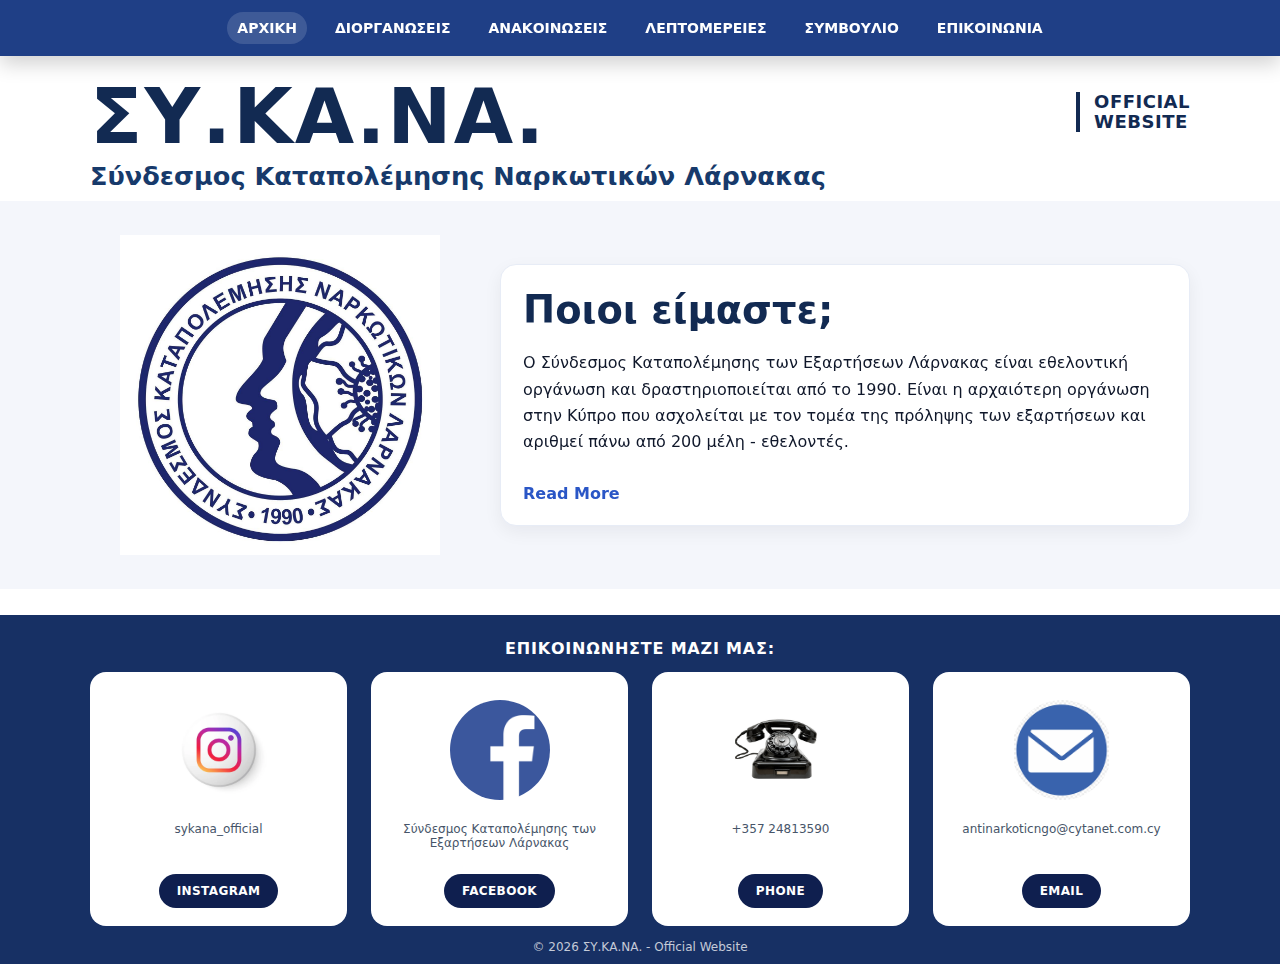
<file: index.html>
<!DOCTYPE html>
<html lang="el">
<head>
  <meta charset="utf-8"/>
  <meta content="width=device-width, initial-scale=1" name="viewport"/>
  <title>ΣΥ.ΚΑ.ΝΑ. | Home</title>
  <link href="assets/css/style.css?v=9" rel="stylesheet"/>
</head>

<body>

<div class="siteHeader">
  <div class="topbar">
    <div class="container navwrap">

      <div class="brand"></div>

      <nav aria-label="Main" class="nav">
        <a class="active" href="index.html">ΑΡΧΙΚΗ</a>
        <a href="past-events.html">ΔΙΟΡΓΑΝΩΣΕΙΣ</a>
        <a href="announcements.html">ΑΝΑΚΟΙΝΩΣΕΙΣ</a>
        <a href="about.html">ΛΕΠΤΟΜΕΡΕΙΕΣ</a>
        <a href="board.html">ΣΥΜΒΟΥΛΙΟ</a>
        <a href="contact.html">ΕΠΙΚΟΙΝΩΝΙΑ</a>
      </nav>

      <button class="menuToggle" aria-label="Menu">
      ☰
      </button>

      <a aria-label="Facebook" class="fb"
         href="https://www.facebook.com/groups/158616830839558/"
         rel="noopener" target="_blank">
        <svg aria-hidden="true" viewBox="0 0 24 24">
          <path d="M22 12a10 10 0 1 0-11.6 9.9v-7H8v-3h2.4V9.6c0-2.4 1.4-3.7 3.6-3.7 1 0 2 .2 2 .2v2.2h-1.1c-1.1 0-1.4.7-1.4 1.4V12H18l-.6 3h-2.7v7A10 10 0 0 0 22 12z"></path>
        </svg>
      </a>

    </div>
  </div>

  <div class="header">
    <div class="container headergrid">
      <div>
        <div class="logoText">ΣΥ.ΚΑ.ΝΑ.</div>
        <div class="subText">Σύνδεσμος Καταπολέμησης Ναρκωτικών Λάρνακας</div>
      </div>
      <div class="official">
        <small>OFFICIAL<br/>WEBSITE</small>
      </div>
    </div>
  </div>
</div>

<section class="section alt reveal from-left">
  <div class="container split">

    <img
      alt="Δράσεις και άνθρωποι"
      class="contain whoPhoto seal"
      src="assets/img/ui/logo-full.jpg"
    />

    <div class="card">
      <div class="h2">Ποιοι είμαστε;</div>
      <div class="prose">
        <p>
          Ο Σύνδεσμος Καταπολέμησης των Εξαρτήσεων Λάρνακας είναι εθελοντική οργάνωση
          και δραστηριοποιείται από το 1990. Είναι η αρχαιότερη οργάνωση στην Κύπρο
          που ασχολείται με τον τομέα της πρόληψης των εξαρτήσεων και αριθμεί πάνω
          από 200 μέλη - εθελοντές.
        </p>
      </div>
      <a class="readmore" href="about.html">Read More</a>
    </div>

  </div>
</section>

<footer class="footer">
  <div class="container">

    <div class="footerTitle">ΕΠΙΚΟΙΝΩΝΗΣΤΕ ΜΑΖΙ ΜΑΣ:</div>

    <div class="footerCards">

      <div class="footerCard">
        <img alt="Instagram" class="footerImg contain" src="assets/img/ui/instagram_logo.jpg" />
        <div class="footerSmall">sykana_official</div>
        <a class="pill" href="https://www.instagram.com/sykana_official/" target="_blank" rel="noopener">INSTAGRAM</a>
      </div>

      <div class="footerCard">
        <img alt="Facebook" class="footerImg contain" src="assets/img/ui/facebook_pic.png"/>
        <div class="footerSmall">
          Σύνδεσμος Καταπολέμησης των<br/>
          Εξαρτήσεων Λάρνακας
        </div>
        <a class="pill"
           href="https://www.facebook.com/groups/158616830839558/"
           target="_blank" rel="noopener">
          FACEBOOK
        </a>
      </div>

      <div class="footerCard">
        <img alt="Phone" class="footerImg contain" src="assets/img/ui/phone-PIC.jpg"/>
        <div class="footerSmall">+357 24813590</div>
        <a class="pill" href="tel:+35724813590">PHONE</a>
      </div>

      <div class="footerCard">
        <img alt="Email" class="footerImg contain" src="assets/img/ui/email_pic.png"/>
        <div class="footerSmall">antinarkoticngo@cytanet.com.cy</div>
        <a class="pill"
           href="mailto:antinarkoticngo@cytanet.com.cy?subject=Contact%20from%20SY.KA.NA.&body=Hello%20SY.KA.NA.,%0D%0A%0D%0A">
          EMAIL
        </a>
      </div>

    </div>

    <div class="copy">© 2026 ΣΥ.ΚΑ.ΝΑ. - Official Website</div>

  </div>
</footer>

<script src="assets/js/main.js?v=10"></script>

</body>
</html>
</file>
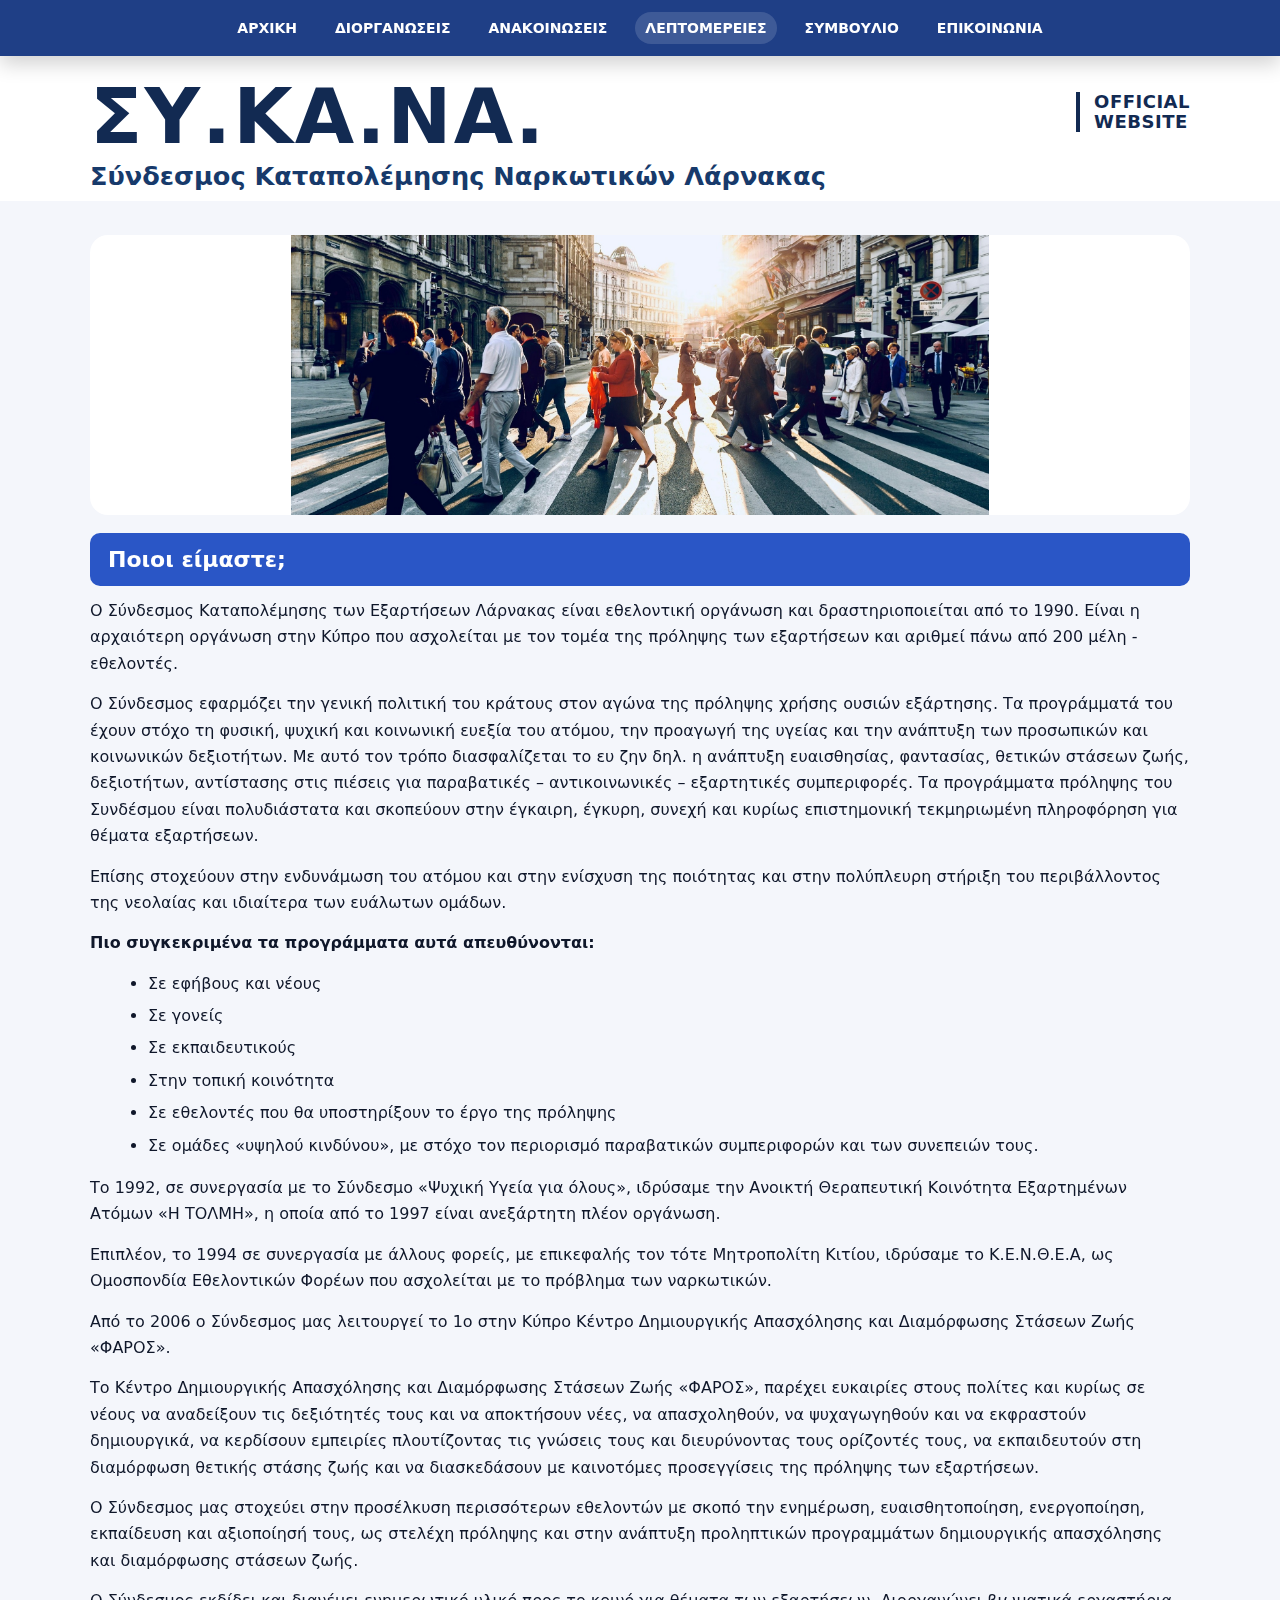
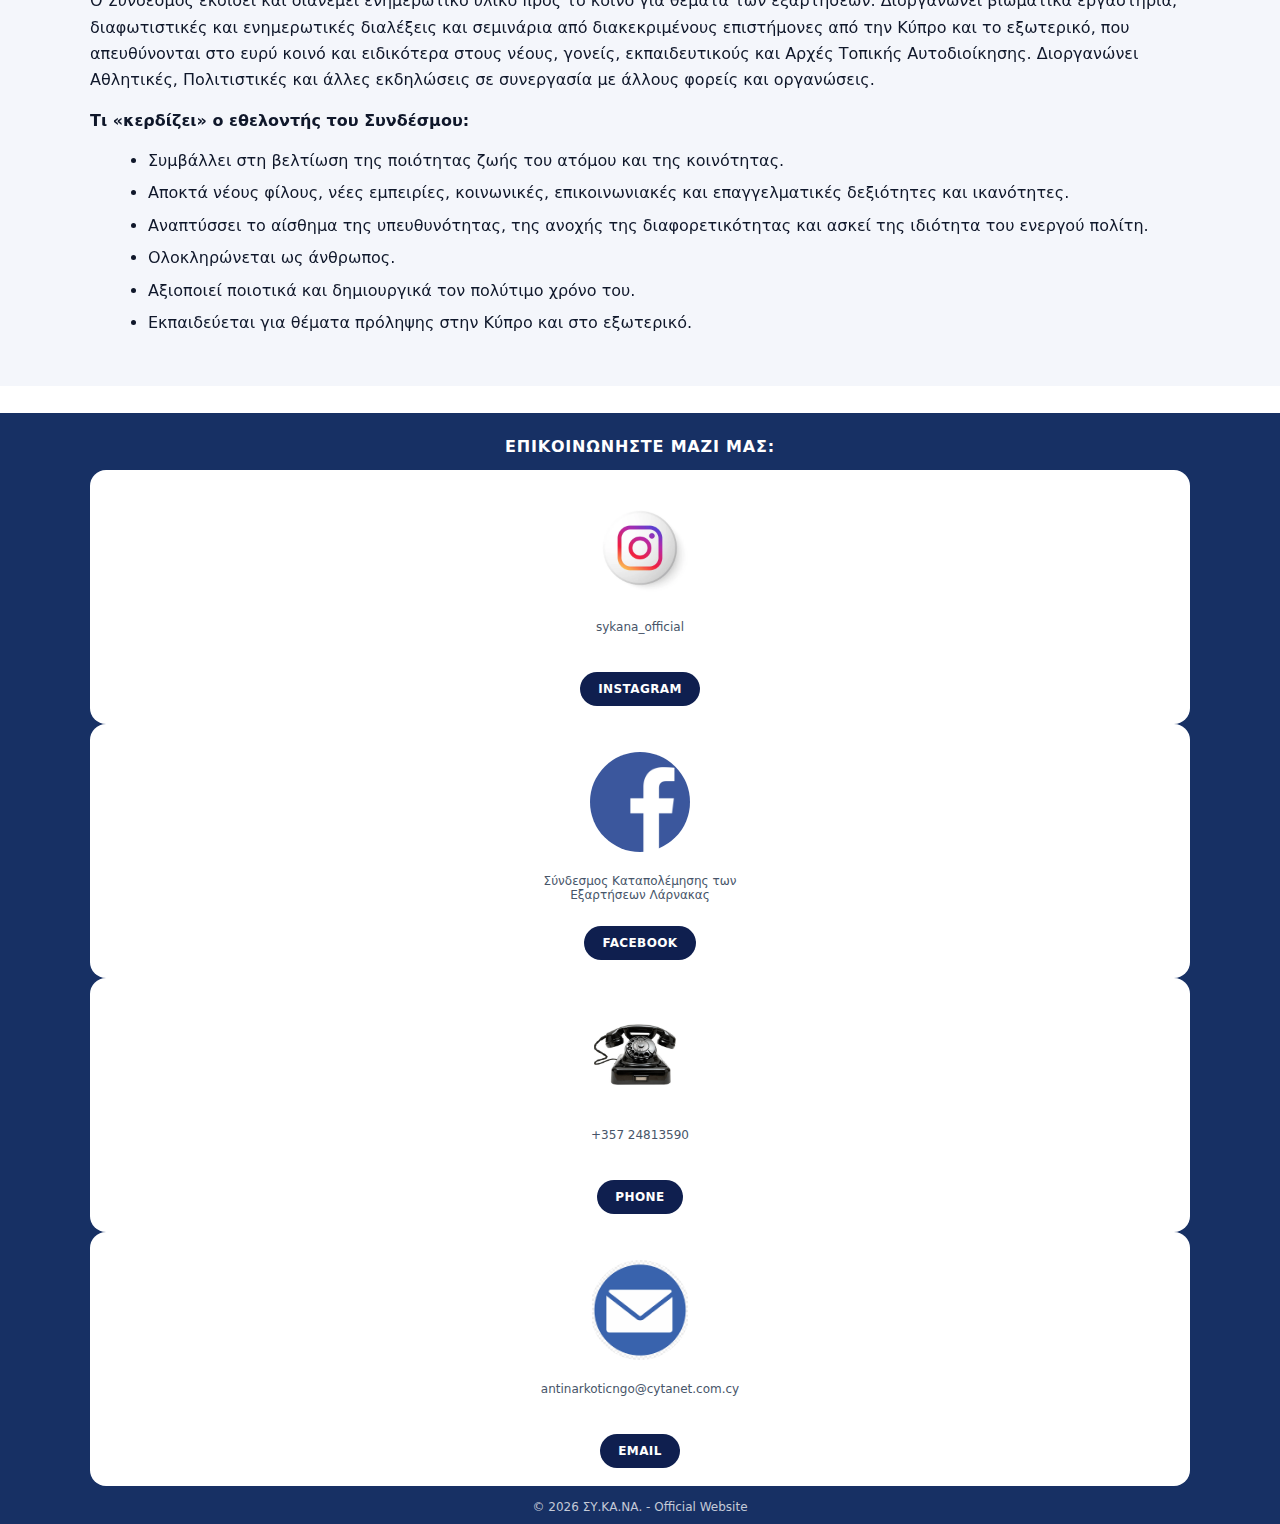
<file: about.html>
<!DOCTYPE html>

<html lang="el">
<head>
<meta charset="utf-8"/>
<meta content="width=device-width, initial-scale=1" name="viewport"/>
<title>ΣΥ.ΚΑ.ΝΑ. | About</title>
<link href="assets/css/style.css?v=9" rel="stylesheet"/>
</head>
<body>
<div class="siteHeader"><div class="topbar">
<div class="container navwrap">
<div class="brand">
</div>
<nav aria-label="Main" class="nav">
<a class="" href="index.html">ΑΡΧΙΚΗ</a>
<a class="" href="past-events.html">ΔΙΟΡΓΑΝΩΣΕΙΣ</a>
<a class="" href="announcements.html">ΑΝΑΚΟΙΝΩΣΕΙΣ</a>
<a class="active" href="about.html">ΛΕΠΤΟΜΕΡΕΙΕΣ</a>
<a class="" href="board.html">ΣΥΜΒΟΥΛΙΟ</a>
<a class="" href="contact.html">ΕΠΙΚΟΙΝΩΝΙΑ</a>
</nav>
<a aria-label="Facebook" class="fb" href="https://www.facebook.com/groups/158616830839558/" rel="noopener" target="_blank">
<svg aria-hidden="true" viewbox="0 0 24 24"><path d="M22 12a10 10 0 1 0-11.6 9.9v-7H8v-3h2.4V9.6c0-2.4 1.4-3.7 3.6-3.7 1 0 2 .2 2 .2v2.2h-1.1c-1.1 0-1.4.7-1.4 1.4V12H18l-.6 3h-2.7v7A10 10 0 0 0 22 12z"></path></svg>
</a>
</div>
</div>
<div class="header">
<div class="container headergrid">
<div>
<div class="logoText">ΣΥ.ΚΑ.ΝΑ.</div>
<div class="subText">Σύνδεσμος Καταπολέμησης Ναρκωτικών Λάρνακας</div>
</div>
<div class="official"><small>OFFICIAL<br/>WEBSITE</small></div>
</div>
</div>
</div>
<section class="section alt reveal from-left">
<div class="container">
<img alt="About hero" class="heroImg imgContain" src="assets/img/about-hero.jpg"/>
<div class="blueBar">Ποιοι είμαστε;</div>
<div class="prose">
<p>Ο Σύνδεσμος Καταπολέμησης των Εξαρτήσεων Λάρνακας είναι εθελοντική οργάνωση και δραστηριοποιείται από το 1990. Είναι η αρχαιότερη οργάνωση στην Κύπρο που ασχολείται με τον τομέα της πρόληψης των εξαρτήσεων και αριθμεί πάνω από 200 μέλη - εθελοντές.</p><p>Ο Σύνδεσμος εφαρμόζει την γενική πολιτική του κράτους στον αγώνα της πρόληψης χρήσης ουσιών εξάρτησης. Τα προγράμματά του έχουν στόχο τη φυσική, ψυχική και κοινωνική ευεξία του ατόμου, την προαγωγή της υγείας και την ανάπτυξη των προσωπικών και κοινωνικών δεξιοτήτων. Με αυτό τον τρόπο διασφαλίζεται το ευ ζην δηλ. η ανάπτυξη ευαισθησίας, φαντασίας, θετικών στάσεων ζωής, δεξιοτήτων, αντίστασης στις πιέσεις για παραβατικές – αντικοινωνικές – εξαρτητικές συμπεριφορές. Τα προγράμματα πρόληψης του Συνδέσμου είναι πολυδιάστατα και σκοπεύουν στην έγκαιρη, έγκυρη, συνεχή και κυρίως επιστημονική τεκμηριωμένη πληροφόρηση για θέματα εξαρτήσεων.</p><p>Επίσης στοχεύουν στην ενδυνάμωση του ατόμου και στην ενίσχυση της ποιότητας και στην πολύπλευρη στήριξη του περιβάλλοντος της νεολαίας και ιδιαίτερα των ευάλωτων ομάδων.</p>
<p><strong>Πιο συγκεκριμένα τα προγράμματα αυτά απευθύνονται:</strong></p>
<ul>
<li>Σε εφήβους και νέους</li><li>Σε γονείς</li><li>Σε εκπαιδευτικούς</li><li>Στην τοπική κοινότητα</li><li>Σε εθελοντές που θα υποστηρίξουν το έργο της πρόληψης</li><li>Σε ομάδες «υψηλού κινδύνου», με στόχο τον περιορισμό παραβατικών συμπεριφορών και των συνεπειών τους.</li>
</ul>
<p>Το 1992, σε συνεργασία με το Σύνδεσμο «Ψυχική Υγεία για όλους», ιδρύσαμε την Ανοικτή Θεραπευτική Κοινότητα Εξαρτημένων Ατόμων «Η ΤΟΛΜΗ», η οποία από το 1997 είναι ανεξάρτητη πλέον οργάνωση.</p><p>Επιπλέον, το 1994 σε συνεργασία με άλλους φορείς, με επικεφαλής τον τότε Μητροπολίτη Κιτίου, ιδρύσαμε το Κ.Ε.Ν.Θ.Ε.Α, ως Ομοσπονδία Εθελοντικών Φορέων που ασχολείται με το πρόβλημα των ναρκωτικών.</p><p>Από το 2006 ο Σύνδεσμος μας λειτουργεί το 1ο στην Κύπρο Κέντρο Δημιουργικής Απασχόλησης και Διαμόρφωσης Στάσεων Ζωής «ΦΑΡΟΣ».</p><p>Το Κέντρο Δημιουργικής Απασχόλησης και Διαμόρφωσης Στάσεων Ζωής «ΦΑΡΟΣ», παρέχει ευκαιρίες στους πολίτες και κυρίως σε νέους να αναδείξουν τις δεξιότητές τους και να αποκτήσουν νέες, να απασχοληθούν, να ψυχαγωγηθούν και να εκφραστούν δημιουργικά, να κερδίσουν εμπειρίες πλουτίζοντας τις γνώσεις τους και διευρύνοντας τους ορίζοντές τους, να εκπαιδευτούν στη διαμόρφωση θετικής στάσης ζωής και να διασκεδάσουν με καινοτόμες προσεγγίσεις της πρόληψης των εξαρτήσεων.</p><p>Ο Σύνδεσμος μας στοχεύει στην προσέλκυση περισσότερων εθελοντών με σκοπό την ενημέρωση, ευαισθητοποίηση, ενεργοποίηση, εκπαίδευση και αξιοποίησή τους, ως στελέχη πρόληψης και στην ανάπτυξη προληπτικών προγραμμάτων δημιουργικής απασχόλησης και διαμόρφωσης στάσεων ζωής.</p><p>Ο Σύνδεσμος εκδίδει και διανέμει ενημερωτικό υλικό προς το κοινό για θέματα των εξαρτήσεων. Διοργανώνει βιωματικά εργαστήρια, διαφωτιστικές και ενημερωτικές διαλέξεις και σεμινάρια από διακεκριμένους επιστήμονες από την Κύπρο και το εξωτερικό, που απευθύνονται στο ευρύ κοινό και ειδικότερα στους νέους, γονείς, εκπαιδευτικούς και Αρχές Τοπικής Αυτοδιοίκησης. Διοργανώνει Αθλητικές, Πολιτιστικές και άλλες εκδηλώσεις σε συνεργασία με άλλους φορείς και οργανώσεις.</p>
<p><strong>Τι «κερδίζει» ο εθελοντής του Συνδέσμου:</strong></p>
<ul>
<li>Συμβάλλει στη βελτίωση της ποιότητας ζωής του ατόμου και της κοινότητας.</li><li>Αποκτά νέους φίλους, νέες εμπειρίες, κοινωνικές, επικοινωνιακές και επαγγελματικές δεξιότητες και ικανότητες.</li><li>Αναπτύσσει το αίσθημα της υπευθυνότητας, της ανοχής της διαφορετικότητας και ασκεί της ιδιότητα του ενεργού πολίτη.</li><li>Ολοκληρώνεται ως άνθρωπος.</li><li>Αξιοποιεί ποιοτικά και δημιουργικά τον πολύτιμο χρόνο του.</li><li>Εκπαιδεύεται για θέματα πρόληψης στην Κύπρο και στο εξωτερικό.</li>
</ul>
</div>
</div>
</section>
<footer class="footer">
  <div class="container">
    <div class="footerTitle">ΕΠΙΚΟΙΝΩΝΗΣΤΕ ΜΑΖΙ ΜΑΣ:</div>

    <div class="footerCard">
        <img alt="Instagram" class="footerImg contain" src="assets/img/ui/instagram_logo.jpg" />
        <div class="footerSmall">sykana_official</div>
        <a class="pill" href="https://www.instagram.com/sykana_official/" target="_blank" rel="noopener">INSTAGRAM</a>
      </div>
      
      <div class="footerCard">
        <img alt="Facebook" class="footerImg contain" src="assets/img/ui/facebook_pic.png" />
        <div class="footerSmall">Σύνδεσμος Καταπολέμησης των<br />Εξαρτήσεων Λάρνακας</div>
        <a class="pill" href="https://www.facebook.com/groups/158616830839558/" target="_blank" rel="noopener">FACEBOOK</a>
      </div>

      <div class="footerCard">
        <img alt="Phone" class="footerImg contain" src="assets/img/ui/phone-PIC.jpg"/>
        <div class="footerSmall">+357 24813590</div>
        <a class="pill" href="tel:+35724813590">PHONE</a>
      </div>

      <div class="footerCard">
        <img alt="Email" class="footerImg contain" src="assets/img/ui/email_pic.png" />
        <div class="footerSmall">antinarkoticngo@cytanet.com.cy</div>
        <a class="pill" href="mailto:antinarkoticngo@cytanet.com.cy?subject=Contact%20from%20SY.KA.NA.&body=Hello%20SY.KA.NA.,%0D%0A%0D%0A">EMAIL</a>
      </div>
    </div>

    <div class="copy">© 2026 ΣΥ.ΚΑ.ΝΑ. - Official Website</div>
  </div>
</footer>

<script src="assets/js/main.js?v=10"></script>
</body>
</html>
</file>
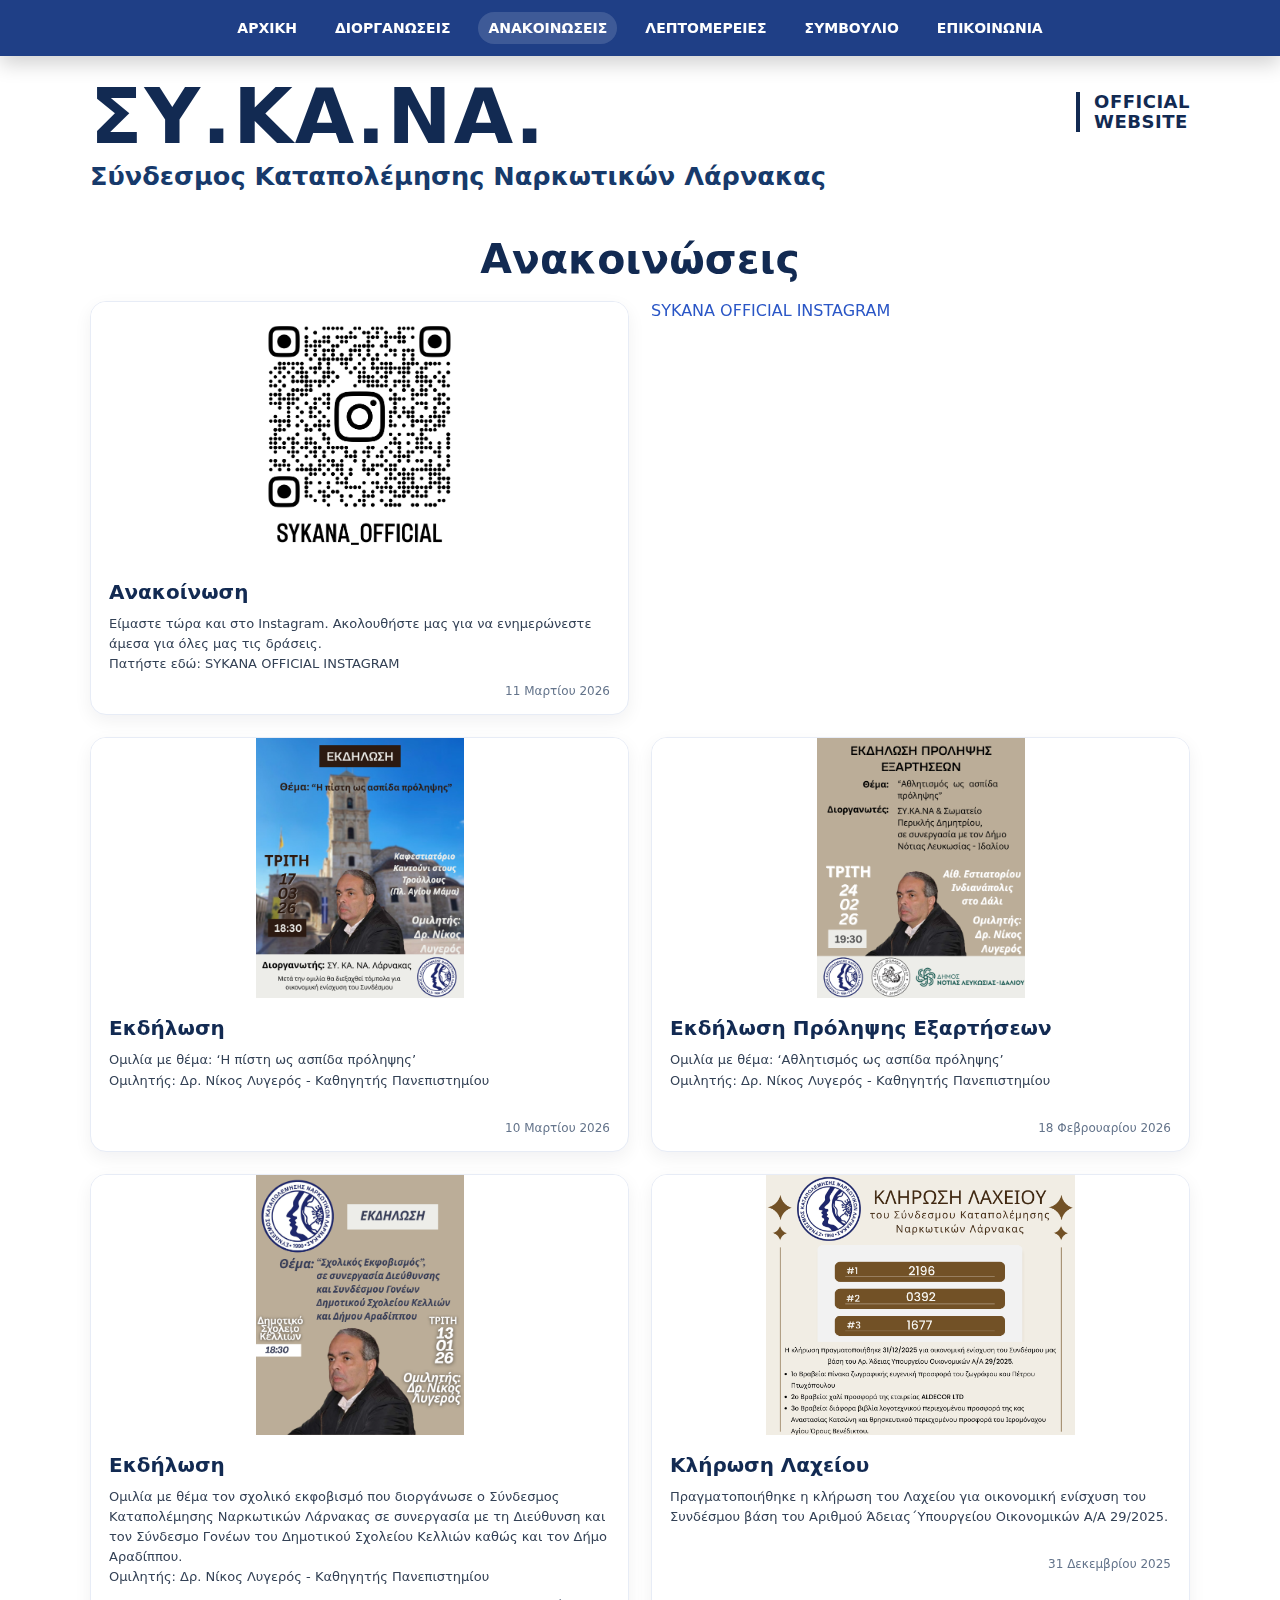
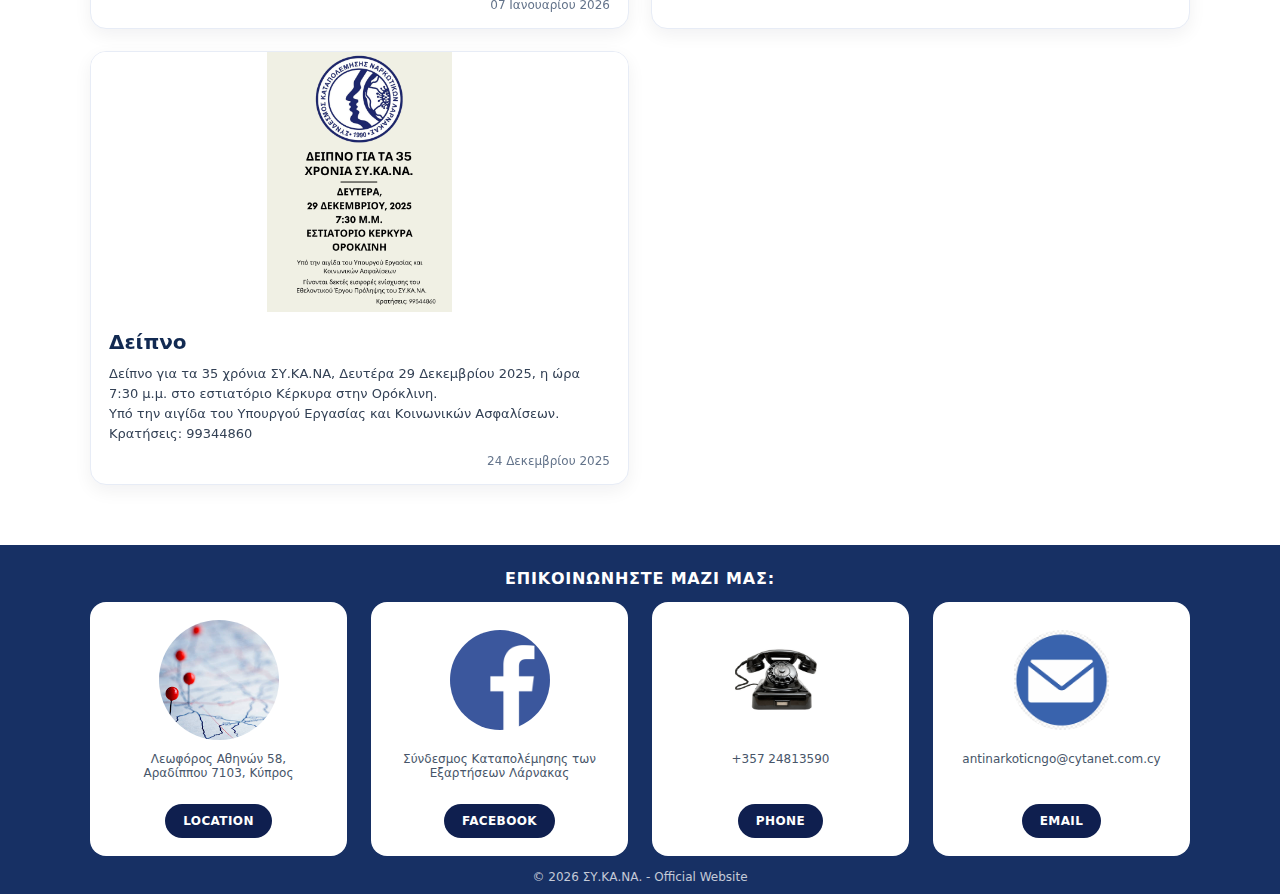
<file: announcements.html>
<!DOCTYPE html>

<html lang="el">
<head>
<meta charset="utf-8"/>
<meta content="width=device-width, initial-scale=1" name="viewport"/>
<title>ΣΥ.ΚΑ.ΝΑ. | Ανακοινώσεις</title>
<link href="assets/css/style.css?v=9" rel="stylesheet"/>
</head>
<body>
<div class="siteHeader"><div class="topbar">
<div class="container navwrap">
<div class="brand">
</div>
<nav aria-label="Main" class="nav">
<a class="" href="index.html">ΑΡΧΙΚΗ</a>
<a class="" href="past-events.html">ΔΙΟΡΓΑΝΩΣΕΙΣ</a>
<a class="active" href="announcements.html">ΑΝΑΚΟΙΝΩΣΕΙΣ</a>
<a class="" href="about.html">ΛΕΠΤΟΜΕΡΕΙΕΣ</a>
<a class="" href="board.html">ΣΥΜΒΟΥΛΙΟ</a>
<a class="" href="contact.html">ΕΠΙΚΟΙΝΩΝΙΑ</a>
</nav>
<a aria-label="Facebook" class="fb" href="https://www.facebook.com/groups/158616830839558/" rel="noopener" target="_blank">
<svg aria-hidden="true" viewbox="0 0 24 24"><path d="M22 12a10 10 0 1 0-11.6 9.9v-7H8v-3h2.4V9.6c0-2.4 1.4-3.7 3.6-3.7 1 0 2 .2 2 .2v2.2h-1.1c-1.1 0-1.4.7-1.4 1.4V12H18l-.6 3h-2.7v7A10 10 0 0 0 22 12z"></path></svg>
</a>
</div>
</div>
<div class="header">
<div class="container headergrid">
<div>
<div class="logoText">ΣΥ.ΚΑ.ΝΑ.</div>
<div class="subText">Σύνδεσμος Καταπολέμησης Ναρκωτικών Λάρνακας</div>
</div>
<div class="official"><small>OFFICIAL<br/>WEBSITE</small></div>
</div>
</div>
</div>
<section class="section reveal from-left">
<div class="container">
<h1 class="pageTitle">Ανακοινώσεις</h1>
<div style="height:18px"></div>
<div class="grid2">

<article class="eventCard">
<img alt="Ανακοίνωση" class="contain" src="assets/img/events/sykana_official_qr.png"/>
<div class="eventBody">
<h3 class="eventTitle">Ανακοίνωση</h3>
<div class="eventDesc">Είμαστε τώρα και στο Instagram. Ακολουθήστε μας για να ενημερώνεστε άμεσα για όλες μας τις δράσεις.<br/>Πατήστε εδώ: <href="https://www.instagram.com/sykana_official/">SYKANA OFFICIAL INSTAGRAM</a></div>
<div class="eventDate">11 Μαρτίου 2026</div>
</div>
</article>

  <a class="SYKANA OFFICIAL INSTAGRAM" href="https://www.instagram.com/sykana_official/">SYKANA OFFICIAL INSTAGRAM</a>

<article class="eventCard">
<img alt="Εκδήλωση Πρόληψης Εξαρτήσεων" class="contain" src="assets/img/events/church_event.png"/>
<div class="eventBody">
<h3 class="eventTitle">Εκδήλωση</h3>
<div class="eventDesc">Ομιλία με θέμα: ‘Η πίστη ως ασπίδα πρόληψης’<br/>Ομιλητής: Δρ. Νίκος Λυγερός - Καθηγητής Πανεπιστημίου<br/><br/></div>
<div class="eventDate">10 Μαρτίου 2026</div>
</div>
</article>
  
<article class="eventCard">
<img alt="Εκδήλωση Πρόληψης Εξαρτήσεων" class="contain" src="assets/img/events/Εκδήλωση Πρόληψης Εξαρτήσεων.png"/>
<div class="eventBody">
<h3 class="eventTitle">Εκδήλωση Πρόληψης Εξαρτήσεων</h3>
<div class="eventDesc">Ομιλία με θέμα: ‘Αθλητισμός ως ασπίδα πρόληψης’<br/>Ομιλητής: Δρ. Νίκος Λυγερός - Καθηγητής Πανεπιστημίου<br/><br/></div>
<div class="eventDate">18 Φεβρουαρίου 2026</div>
</div>
</article>

<article class="eventCard">
<img alt="Εκδήλωση" class="contain" src="assets/img/events/Ligeros_omilia.png"/>
<div class="eventBody">
<h3 class="eventTitle">Εκδήλωση</h3>
<div class="eventDesc">Ομιλία με θέμα τον σχολικό εκφοβισμό που διοργάνωσε ο Σύνδεσμος Καταπολέμησης Ναρκωτικών Λάρνακας σε συνεργασία με τη Διεύθυνση και τον Σύνδεσμο Γονέων του Δημοτικού Σχολείου Κελλιών καθώς και τον Δήμο Αραδίππου.<br/>Ομιλητής: Δρ. Νίκος Λυγερός - Καθηγητής Πανεπιστημίου</div>
<div class="eventDate">07 Ιανουαρίου 2026</div>
</div>
</article>

<article class="eventCard">
<img alt="Κλήρωση Λαχείου" class="contain" src="assets/img/events/giveaway_post.png"/>
<div class="eventBody">
<h3 class="eventTitle">Κλήρωση Λαχείου</h3>
<div class="eventDesc">Πραγματοποιήθηκε η κλήρωση του Λαχείου για οικονομική ενίσχυση του Συνδέσμου βάση του Αριθμού Άδειας΄Υπουργείου Οικονομικών Α/Α 29/2025.<br/><br/></div>
<div class="eventDate">31 Δεκεμβρίου 2025</div>
</div>
</article>

<article class="eventCard">
<img alt="Δείπνο" class="contain" src="assets/img/events/DinnerGala.png"/>
<div class="eventBody">
<h3 class="eventTitle">Δείπνο</h3>
<div class="eventDesc">Δείπνο για τα 35 χρόνια ΣΥ.ΚΑ.ΝΑ, Δευτέρα 29 Δεκεμβρίου 2025, η ώρα 7:30 μ.μ. στο εστιατόριο Κέρκυρα στην Ορόκλινη.<br/>Υπό την αιγίδα του Υπουργού Εργασίας και Κοινωνικών Ασφαλίσεων.<br/>Κρατήσεις: 99344860</div>
<div class="eventDate">24 Δεκεμβρίου 2025</div>
</div>
</article>

</div>
</div>
</section>
<footer class="footer">
  <div class="container">
    <div class="footerTitle">ΕΠΙΚΟΙΝΩΝΗΣΤΕ ΜΑΖΙ ΜΑΣ:</div>

    <div class="footerCards">
      <div class="footerCard">
        <img alt="Location" class="footerImg" src="assets/img/ui/location_pic.jpg" />
        <div class="footerSmall">Λεωφόρος Αθηνών 58,<br />Αραδίππου 7103, Κύπρος</div>
        <a class="pill" href="https://maps.app.goo.gl/haJ2mCVqD6Q5JLBh9" target="_blank" rel="noopener">LOCATION</a>
      </div>

      <div class="footerCard">
        <img alt="Facebook" class="footerImg contain" src="assets/img/ui/facebook_pic.png" />
        <div class="footerSmall">Σύνδεσμος Καταπολέμησης των<br />Εξαρτήσεων Λάρνακας</div>
        <a class="pill" href="https://www.facebook.com/groups/158616830839558/" target="_blank" rel="noopener">FACEBOOK</a>
      </div>

      <div class="footerCard">
        <img alt="Phone" class="footerImg contain" src="assets/img/ui/phone-PIC.jpg"/>
        <div class="footerSmall">+357 24813590</div>
        <a class="pill" href="tel:+35724813590">PHONE</a>
      </div>

      <div class="footerCard">
        <img alt="Email" class="footerImg contain" src="assets/img/ui/email_pic.png" />
        <div class="footerSmall">antinarkoticngo@cytanet.com.cy</div>
        <a class="pill" href="mailto:antinarkoticngo@cytanet.com.cy?subject=Contact%20from%20SY.KA.NA.&body=Hello%20SY.KA.NA.,%0D%0A%0D%0A">EMAIL</a>
      </div>
    </div>

    <div class="copy">© 2026 ΣΥ.ΚΑ.ΝΑ. - Official Website</div>
  </div>
</footer>

<script src="assets/js/main.js?v=10"></script>
</body>
</html>
</file>
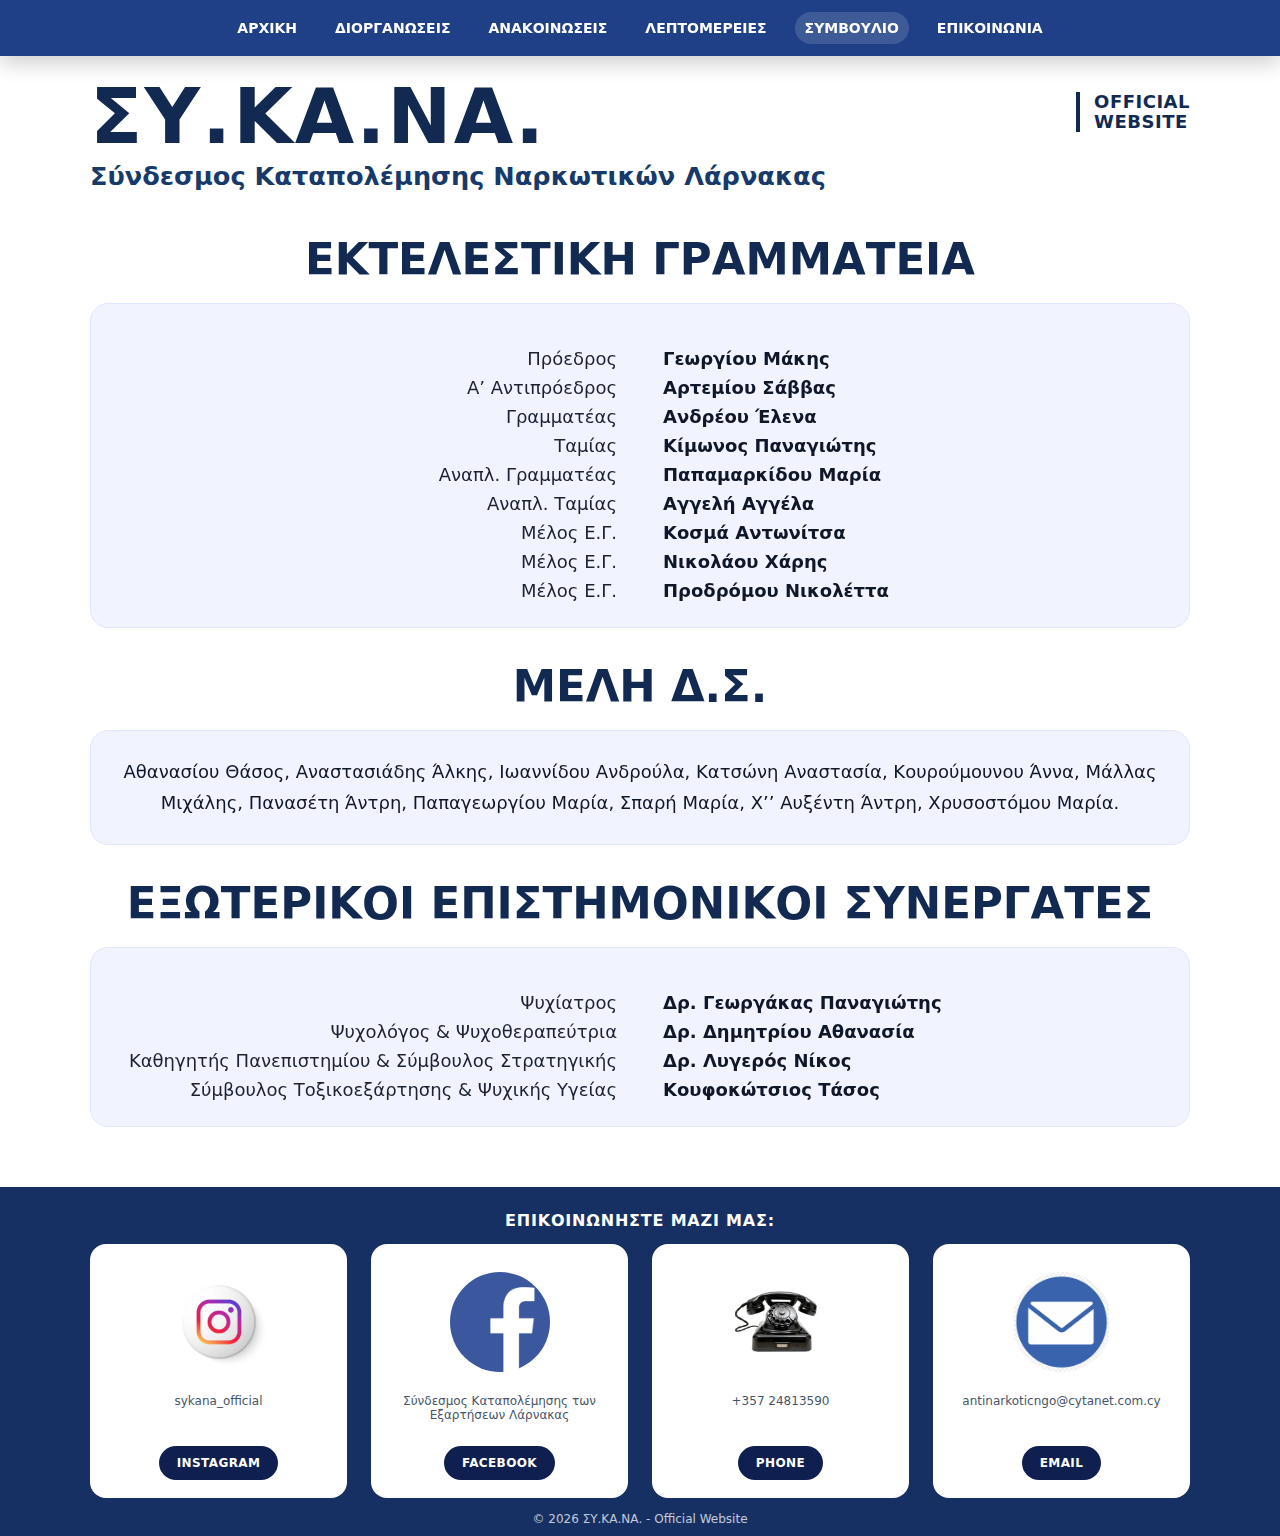
<file: board.html>
<!DOCTYPE html>

<html lang="el">
<head>
<meta charset="utf-8"/>
<meta content="width=device-width, initial-scale=1" name="viewport"/>
<title>ΣΥ.ΚΑ.ΝΑ. | Board</title>
<link href="assets/css/style.css?v=9" rel="stylesheet"/>
</head>
<body>
<div class="siteHeader"><div class="topbar">
<div class="container navwrap">
<div class="brand">
</div>
<nav aria-label="Main" class="nav">
<a class="" href="index.html">ΑΡΧΙΚΗ</a>
<a class="" href="past-events.html">ΔΙΟΡΓΑΝΩΣΕΙΣ</a>
<a class="" href="announcements.html">ΑΝΑΚΟΙΝΩΣΕΙΣ</a>
<a class="" href="about.html">ΛΕΠΤΟΜΕΡΕΙΕΣ</a>
<a class="active" href="board.html">ΣΥΜΒΟΥΛΙΟ</a>
<a class="" href="contact.html">ΕΠΙΚΟΙΝΩΝΙΑ</a>
</nav>
<a aria-label="Facebook" class="fb" href="https://www.facebook.com/groups/158616830839558/" rel="noopener" target="_blank">
<svg aria-hidden="true" viewbox="0 0 24 24"><path d="M22 12a10 10 0 1 0-11.6 9.9v-7H8v-3h2.4V9.6c0-2.4 1.4-3.7 3.6-3.7 1 0 2 .2 2 .2v2.2h-1.1c-1.1 0-1.4.7-1.4 1.4V12H18l-.6 3h-2.7v7A10 10 0 0 0 22 12z"></path></svg>
</a>
</div>
</div>
<div class="header">
<div class="container headergrid">
<div>
<div class="logoText">ΣΥ.ΚΑ.ΝΑ.</div>
<div class="subText">Σύνδεσμος Καταπολέμησης Ναρκωτικών Λάρνακας</div>
</div>
<div class="official"><small>OFFICIAL<br/>WEBSITE</small></div>
</div>
</div>
</div>
<section class="section reveal from-left">
<div class="container">
<h1 class="boardTitle">ΕΚΤΕΛΕΣΤΙΚΗ ΓΡΑΜΜΑΤΕΙΑ</h1>
<div class="boardBlock">
<div class="boardGrid"><div class="role">Πρόεδρος</div><div class="name">Γεωργίου Μάκης</div><div class="role">Α’ Αντιπρόεδρος</div><div class="name">Αρτεμίου Σάββας</div><div class="role">Γραμματέας</div><div class="name">Ανδρέου Έλενα</div><div class="role">Ταμίας</div><div class="name">Κίμωνος Παναγιώτης</div><div class="role">Αναπλ. Γραμματέας</div><div class="name">Παπαμαρκίδου Μαρία</div><div class="role">Αναπλ. Ταμίας</div><div class="name">Αγγελή Αγγέλα</div><div class="role">Μέλος Ε.Γ.</div><div class="name">Κοσμά Αντωνίτσα</div><div class="role">Μέλος Ε.Γ.</div><div class="name">Νικολάου Χάρης</div><div class="role">Μέλος Ε.Γ.</div><div class="name">Προδρόμου Νικολέττα</div></div>
</div>
<div style="height:34px"></div>
<h1 class="boardTitle">ΜΕΛΗ Δ.Σ.</h1>
<div class="boardBlock">
<div class="centerText">Αθανασίου Θάσος, Αναστασιάδης Άλκης, Ιωαννίδου Ανδρούλα, Κατσώνη Αναστασία, Κουρούμουνου Άννα, Μάλλας Μιχάλης, Πανασέτη Άντρη, Παπαγεωργίου Μαρία, Σπαρή Μαρία, Χ’’ Αυξέντη Άντρη, Χρυσοστόμου Μαρία.</div>
</div>
<div style="height:34px"></div>
<h1 class="boardTitle">ΕΞΩΤΕΡΙΚΟΙ ΕΠΙΣΤΗΜΟΝΙΚΟΙ ΣΥΝΕΡΓΑΤΕΣ</h1>
<div class="boardBlock">
<div class="boardGrid"><div class="role">Ψυχίατρος</div><div class="name">Δρ. Γεωργάκας Παναγιώτης</div><div class="role">Ψυχολόγος &amp; Ψυχοθεραπεύτρια</div><div class="name">Δρ. Δημητρίου Αθανασία</div><div class="role">Καθηγητής Πανεπιστημίου &amp; Σύμβουλος Στρατηγικής</div><div class="name">Δρ. Λυγερός Νίκος</div><div class="role">Σύμβουλος Τοξικοεξάρτησης &amp; Ψυχικής Υγείας</div><div class="name">Κουφοκώτσιος Τάσος</div></div>
</div>
</div>
</section>
<footer class="footer">
  <div class="container">
    <div class="footerTitle">ΕΠΙΚΟΙΝΩΝΗΣΤΕ ΜΑΖΙ ΜΑΣ:</div>

    <div class="footerCards">
      <div class="footerCard">
        <img alt="Instagram" class="footerImg contain" src="assets/img/ui/instagram_logo.jpg" />
        <div class="footerSmall">sykana_official</div>
        <a class="pill" href="https://www.instagram.com/sykana_official/" target="_blank" rel="noopener">INSTAGRAM</a>
      </div>

      <div class="footerCard">
        <img alt="Facebook" class="footerImg contain" src="assets/img/ui/facebook_pic.png" />
        <div class="footerSmall">Σύνδεσμος Καταπολέμησης των<br />Εξαρτήσεων Λάρνακας</div>
        <a class="pill" href="https://www.facebook.com/groups/158616830839558/" target="_blank" rel="noopener">FACEBOOK</a>
      </div>

      <div class="footerCard">
        <img alt="Phone" class="footerImg contain" src="assets/img/ui/phone-PIC.jpg"/>
        <div class="footerSmall">+357 24813590</div>
        <a class="pill" href="tel:+35724813590">PHONE</a>
      </div>

      <div class="footerCard">
        <img alt="Email" class="footerImg contain" src="assets/img/ui/email_pic.png" />
        <div class="footerSmall">antinarkoticngo@cytanet.com.cy</div>
        <a class="pill" href="mailto:antinarkoticngo@cytanet.com.cy?subject=Contact%20from%20SY.KA.NA.&body=Hello%20SY.KA.NA.,%0D%0A%0D%0A">EMAIL</a>
      </div>
    </div>

    <div class="copy">© 2026 ΣΥ.ΚΑ.ΝΑ. - Official Website</div>
  </div>
</footer>

<script src="assets/js/main.js?v=10"></script>
</body>
</html>
</file>
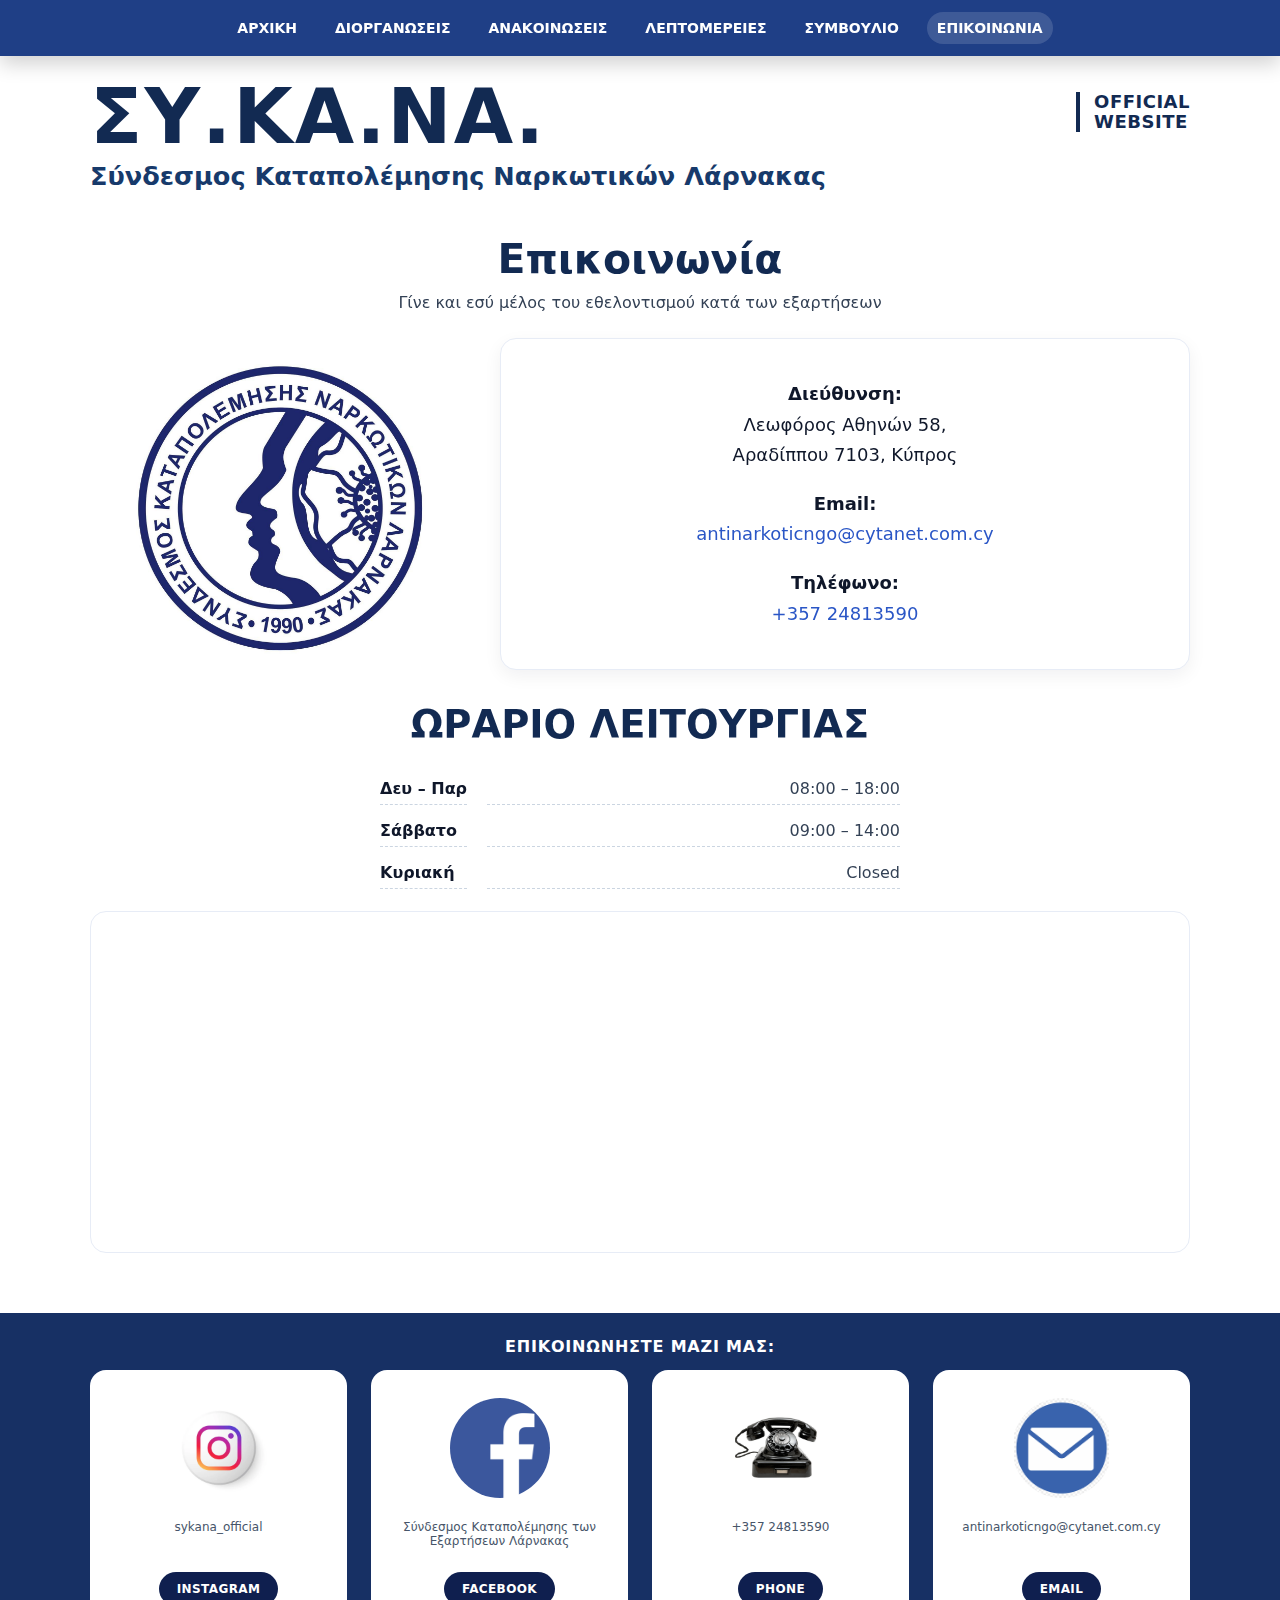
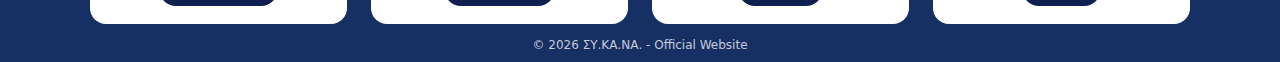
<file: contact.html>
<!DOCTYPE html>
<html lang="el">
<head>
  <meta charset="utf-8" />
  <meta name="viewport" content="width=device-width, initial-scale=1" />
  <title>ΣΥ.ΚΑ.ΝΑ. | Επικοινωνία</title>
  <link rel="stylesheet" href="assets/css/style.css?v=10" />
</head>

<body>

<!-- HEADER -->
<div class="siteHeader">
  <div class="topbar">
    <div class="container navwrap">
      <div class="brand">
        
      </div>

      <nav aria-label="Main" class="nav">
        <a href="index.html">ΑΡΧΙΚΗ</a>
        <a href="past-events.html">ΔΙΟΡΓΑΝΩΣΕΙΣ</a>
        <a href="announcements.html">ΑΝΑΚΟΙΝΩΣΕΙΣ</a>
        <a href="about.html">ΛΕΠΤΟΜΕΡΕΙΕΣ</a>
        <a href="board.html">ΣΥΜΒΟΥΛΙΟ</a>
        <a class="active" href="contact.html">ΕΠΙΚΟΙΝΩΝΙΑ</a>
      </nav>

      <button class="menuToggle">☰</button>
      
      <a class="fb" href="https://www.facebook.com/groups/158616830839558/" target="_blank" rel="noopener">
        </svg>
      </a>
    </div>
  </div>

  <div class="header">
    <div class="container headergrid">
      <div>
        <div class="logoText">ΣΥ.ΚΑ.ΝΑ.</div>
        <div class="subText">Σύνδεσμος Καταπολέμησης Ναρκωτικών Λάρνακας</div>
      </div>
      <div class="official"><small>OFFICIAL<br />WEBSITE</small></div>
    </div>
  </div>
</div>

<!-- CONTENT -->
<section class="section reveal from-left">
  <div class="container">

    <h1 class="pageTitle">Επικοινωνία</h1>
    <p class="pageSubtitle">Γίνε και εσύ μέλος του εθελοντισμού κατά των εξαρτήσεων</p>

    <div style="height:26px"></div>

    <div class="split">
      <img class="seal" src="assets/img/logo-seal.png" alt="ΣΥ.ΚΑ.ΝΑ. Logo" />

      <div class="card">
        <p class="centerText">
          <strong>Διεύθυνση:</strong><br />
          Λεωφόρος Αθηνών 58,<br />
          Αραδίππου 7103, Κύπρος
        </p>

        <p class="centerText">
          <strong>Email:</strong><br />
          <a href="mailto:antinarkoticngo@cytanet.com.cy">
            antinarkoticngo@cytanet.com.cy
          </a>
        </p>

        <p class="centerText">
          <strong>Τηλέφωνο:</strong><br />
          <a href="tel:+35724813590">+357 24813590</a>
        </p>
      </div>
    </div>

    <div style="height:32px"></div>

    <h2 class="h2" style="text-align:center; margin-bottom: 12px;">ΩΡΑΡΙΟ ΛΕΙΤΟΥΡΓΙΑΣ</h2>

    <div class="hours">
      <div class="day">Δευ – Παρ</div><div class="time">08:00 – 18:00</div>
      <div class="day">Σάββατο</div><div class="time">09:00 – 14:00</div>
      <div class="day">Κυριακή</div><div class="time">Closed</div>
    </div>

    <div class="map">
      <iframe
        loading="lazy"
        referrerpolicy="no-referrer-when-downgrade"
        src="https://www.google.com/maps?q=ΣΥ.ΚΑ.ΝΑ.+Σύνδεσμος+Καταπολέμησης+Ναρκωτικών+Λάρνακας&hl=el&z=17&output=embed">
      </iframe>
    </div>

  </div>
</section>

<!-- FOOTER -->
<footer class="footer">
  <div class="container">
    <div class="footerTitle">ΕΠΙΚΟΙΝΩΝΗΣΤΕ ΜΑΖΙ ΜΑΣ:</div>

    <div class="footerCards">
      <div class="footerCard">
        <img alt="Instagram" class="footerImg contain" src="assets/img/ui/instagram_logo.jpg" />
        <div class="footerSmall">sykana_official</div>
        <a class="pill" href="https://www.instagram.com/sykana_official/" target="_blank" rel="noopener">INSTAGRAM</a>
      </div>

      <div class="footerCard">
        <img class="footerImg contain" src="assets/img/ui/facebook_pic.png" alt="Facebook" />
        <div class="footerSmall">Σύνδεσμος Καταπολέμησης των<br />Εξαρτήσεων Λάρνακας</div>
        <a class="pill" href="https://www.facebook.com/groups/158616830839558/" target="_blank">FACEBOOK</a>
      </div>

      <div class="footerCard">
        <img class="footerImg contain" src="assets/img/ui/phone-PIC.jpg" alt="Phone" />
        <div class="footerSmall">+357 24813590</div>
        <a class="pill" href="tel:+35724813590">PHONE</a>
      </div>

      <div class="footerCard">
        <img class="footerImg contain" src="assets/img/ui/email_pic.png" alt="Email" />
        <div class="footerSmall">antinarkoticngo@cytanet.com.cy</div>
        <a class="pill" href="mailto:antinarkoticngo@cytanet.com.cy">EMAIL</a>
      </div>
    </div>

    <div class="copy">© 2026 ΣΥ.ΚΑ.ΝΑ. - Official Website</div>
  </div>
</footer>

<script src="assets/js/main.js?v=10"></script>
  <div class="menuOverlay"></div>
</body>
</html>
</file>
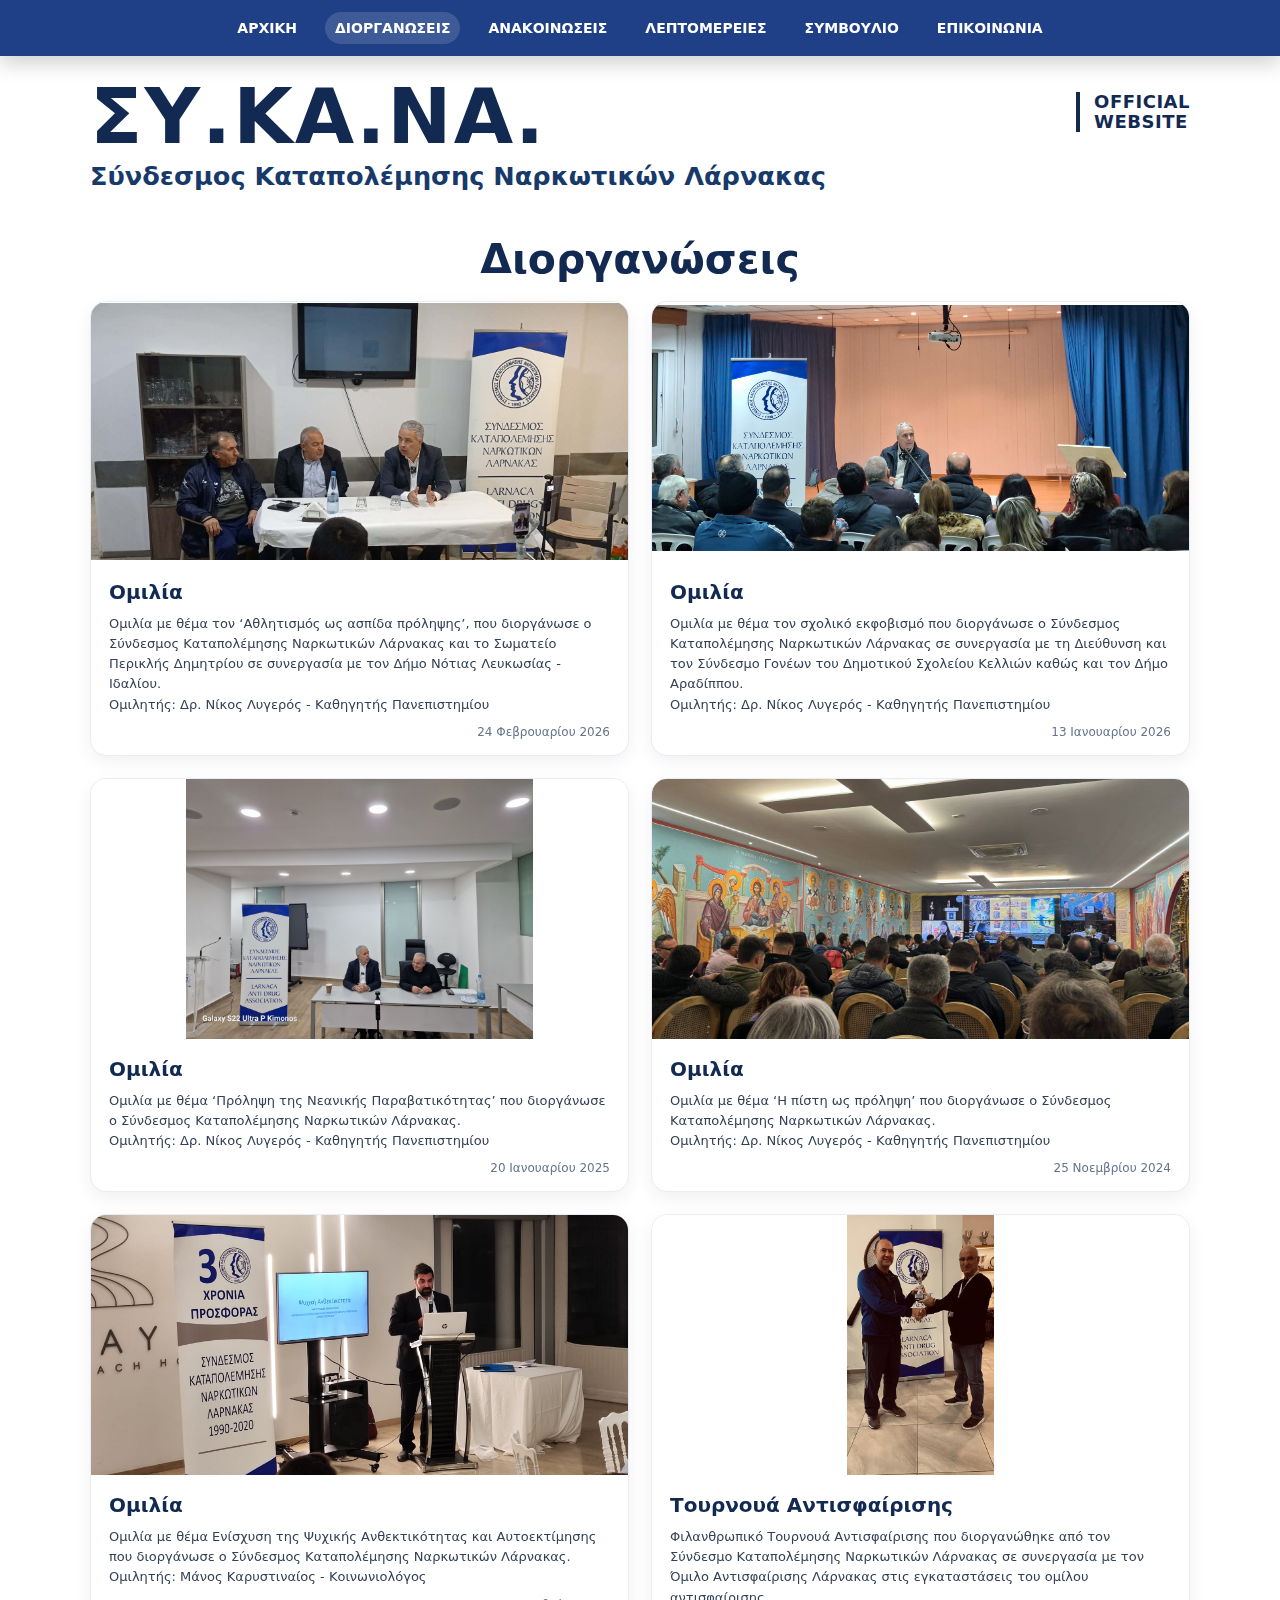
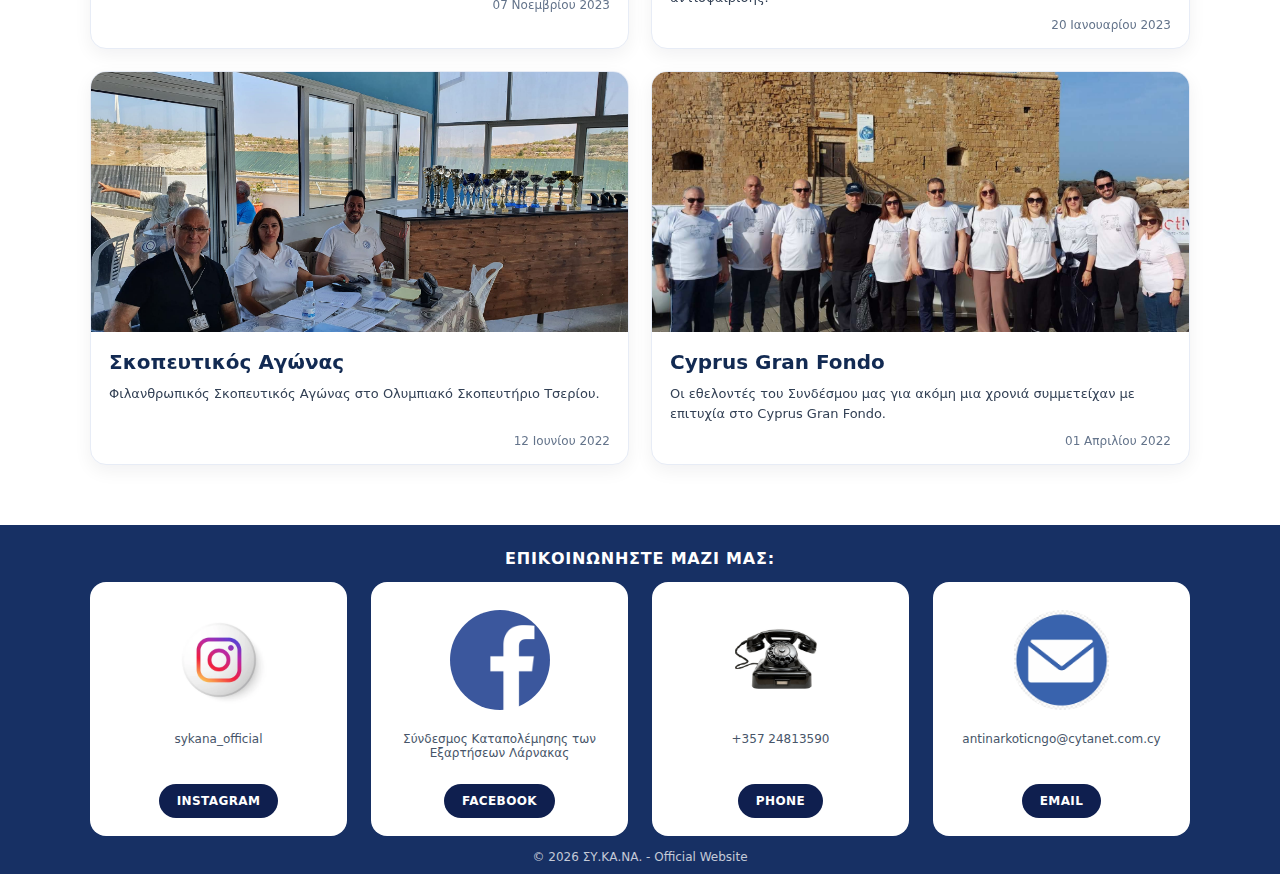
<file: past-events.html>
<!DOCTYPE html>

<html lang="el">
<head>
<meta charset="utf-8"/>
<meta content="width=device-width, initial-scale=1" name="viewport"/>
<title>ΣΥ.ΚΑ.ΝΑ. | Past Events</title>
<link href="assets/css/style.css?v=9" rel="stylesheet"/>
</head>
<body>
<div class="siteHeader"><div class="topbar">
<div class="container navwrap">
<div class="brand">
</div>
<nav aria-label="Main" class="nav">
<a class="" href="index.html">ΑΡΧΙΚΗ</a>
<a class="active" href="past-events.html">ΔΙΟΡΓΑΝΩΣΕΙΣ</a>
<a class="" href="announcements.html">ΑΝΑΚΟΙΝΩΣΕΙΣ</a>
<a class="" href="about.html">ΛΕΠΤΟΜΕΡΕΙΕΣ</a>
<a class="" href="board.html">ΣΥΜΒΟΥΛΙΟ</a>
<a class="" href="contact.html">ΕΠΙΚΟΙΝΩΝΙΑ</a>
</nav>
<a aria-label="Facebook" class="fb" href="https://www.facebook.com/groups/158616830839558/" rel="noopener" target="_blank">
<svg aria-hidden="true" viewbox="0 0 24 24"><path d="M22 12a10 10 0 1 0-11.6 9.9v-7H8v-3h2.4V9.6c0-2.4 1.4-3.7 3.6-3.7 1 0 2 .2 2 .2v2.2h-1.1c-1.1 0-1.4.7-1.4 1.4V12H18l-.6 3h-2.7v7A10 10 0 0 0 22 12z"></path></svg>
</a>
</div>
</div>
<div class="header">
<div class="container headergrid">
<div>
<div class="logoText">ΣΥ.ΚΑ.ΝΑ.</div>
<div class="subText">Σύνδεσμος Καταπολέμησης Ναρκωτικών Λάρνακας</div>
</div>
<div class="official"><small>OFFICIAL<br/>WEBSITE</small></div>
</div>
</div>
</div>
<section class="section reveal from-left">
<div class="container">
<h1 class="pageTitle">Διοργανώσεις</h1>
<div style="height:18px"></div>
<div class="grid2">

<article class="eventCard">
<img alt="Ομιλία" class="contain" src="assets/img/events/athlitismos_aspida_prolipsis.jpg" style="object-position: center 20%;"/>
<div class="eventBody">
<h3 class="eventTitle">Ομιλία</h3>
<div class="eventDesc"> Ομιλία με θέμα τον ‘Αθλητισμός ως ασπίδα πρόληψης’, που διοργάνωσε ο Σύνδεσμος Καταπολέμησης Ναρκωτικών Λάρνακας και το Σωματείο Περικλής Δημητρίου σε συνεργασία με τον Δήμο Νότιας Λευκωσίας - Ιδαλίου.<br/>Ομιλητής: Δρ. Νίκος Λυγερός - Καθηγητής Πανεπιστημίου</div>
<div class="eventDate">24 Φεβρουαρίου 2026</div>
</div>
</article>
  
<article class="eventCard">
<img alt="Ομιλία" class="contain" src="assets/img/events/school-bullying1.jpg" style="object-position: center 20%;"/>
<div class="eventBody">
<h3 class="eventTitle">Ομιλία</h3>
<div class="eventDesc"> Ομιλία με θέμα τον σχολικό εκφοβισμό που διοργάνωσε ο Σύνδεσμος Καταπολέμησης Ναρκωτικών Λάρνακας σε συνεργασία με τη Διεύθυνση και τον Σύνδεσμο Γονέων του Δημοτικού Σχολείου Κελλιών καθώς και τον Δήμο Αραδίππου.<br/>Ομιλητής: Δρ. Νίκος Λυγερός - Καθηγητής Πανεπιστημίου</div>
<div class="eventDate">13 Ιανουαρίου 2026</div>
</div>
</article>
  
<article class="eventCard">
<img alt="Ομιλία" class="contain" src="assets/img/events/omilia3.jpg" style="object-position: center 20%;"/>
<div class="eventBody">
<h3 class="eventTitle">Ομιλία</h3>
<div class="eventDesc">Ομιλία με θέμα ‘Πρόληψη της Νεανικής Παραβατικότητας’ που διοργάνωσε ο Σύνδεσμος Καταπολέμησης Ναρκωτικών Λάρνακας.<br/>Ομιλητής: Δρ. Νίκος Λυγερός - Καθηγητής Πανεπιστημίου<br/></div>
<div class="eventDate">20 Ιανουαρίου 2025</div>
</div>
</article>
<article class="eventCard">
<img alt="Ομιλία" src="assets/img/events/omilia2.jpg"/>
<div class="eventBody">
<h3 class="eventTitle">Ομιλία</h3>
<div class="eventDesc">Ομιλία με θέμα ‘Η πίστη ως πρόληψη’ που διοργάνωσε ο Σύνδεσμος Καταπολέμησης Ναρκωτικών Λάρνακας.<br/>Ομιλητής: Δρ. Νίκος Λυγερός - Καθηγητής Πανεπιστημίου</div>
<div class="eventDate">25 Νοεμβρίου 2024</div>
</div>
</article>
<article class="eventCard">
<img alt="Ομιλία" src="assets/img/events/omilia1.jpg"/>
<div class="eventBody">
<h3 class="eventTitle">Ομιλία</h3>
<div class="eventDesc">Ομιλία με θέμα Ενίσχυση της Ψυχικής Ανθεκτικότητας και Αυτοεκτίμησης που διοργάνωσε ο Σύνδεσμος Καταπολέμησης Ναρκωτικών Λάρνακας.<br/>Ομιλητής: Μάνος Καρυστιναίος - Κοινωνιολόγος</div>
<div class="eventDate">07 Νοεμβρίου 2023</div>
</div>
</article>
<article class="eventCard">
<img alt="Τουρνουά Αντισφαίρισης" class="contain" src="assets/img/events/antisfairisi.jpg"/>
<div class="eventBody">
<h3 class="eventTitle">Τουρνουά Αντισφαίρισης</h3>
<div class="eventDesc">Φιλανθρωπικό Τουρνουά Αντισφαίρισης που διοργανώθηκε από τον Σύνδεσμο Καταπολέμησης Ναρκωτικών Λάρνακας σε συνεργασία με τον Όμιλο Αντισφαίρισης Λάρνακας στις εγκαταστάσεις του ομίλου αντισφαίρισης.</div>
<div class="eventDate">20 Ιανουαρίου 2023</div>
</div>
</article>
<article class="eventCard">
<img alt="Σκοπευτικός Αγώνας" src="assets/img/events/skopeftikos.jpg"/>
<div class="eventBody">
<h3 class="eventTitle">Σκοπευτικός Αγώνας</h3>
<div class="eventDesc">Φιλανθρωπικός Σκοπευτικός Αγώνας στο Ολυμπιακό Σκοπευτήριο Τσερίου.<br/><br/></div>
<div class="eventDate">12 Ιουνίου 2022</div>
</div>
</article>
<article class="eventCard">
<img alt="Cyprus Gran Fondo" src="assets/img/events/podilatikos1.jpg"/>
<div class="eventBody">
<h3 class="eventTitle">Cyprus Gran Fondo</h3>
<div class="eventDesc">Οι εθελοντές του Συνδέσμου μας για ακόμη μια χρονιά συμμετείχαν με επιτυχία στο Cyprus Gran Fondo.</div>
<div class="eventDate">01 Απριλίου 2022</div>
</div>
</article>
</div>
</div>
</section>
<footer class="footer">
  <div class="container">
    <div class="footerTitle">ΕΠΙΚΟΙΝΩΝΗΣΤΕ ΜΑΖΙ ΜΑΣ:</div>

    <div class="footerCards">
      <div class="footerCard">
        <img alt="Instagram" class="footerImg contain" src="assets/img/ui/instagram_logo.jpg" />
        <div class="footerSmall">sykana_official</div>
        <a class="pill" href="https://www.instagram.com/sykana_official/" target="_blank" rel="noopener">INSTAGRAM</a>
      </div>

      <div class="footerCard">
        <img alt="Facebook" class="footerImg contain" src="assets/img/ui/facebook_pic.png" />
        <div class="footerSmall">Σύνδεσμος Καταπολέμησης των<br />Εξαρτήσεων Λάρνακας</div>
        <a class="pill" href="https://www.facebook.com/groups/158616830839558/" target="_blank" rel="noopener">FACEBOOK</a>
      </div>

      <div class="footerCard">
        <img alt="Phone" class="footerImg contain" src="assets/img/ui/phone-PIC.jpg"/>
        <div class="footerSmall">+357 24813590</div>
        <a class="pill" href="tel:+35724813590">PHONE</a>
      </div>

      <div class="footerCard">
        <img alt="Email" class="footerImg contain" src="assets/img/ui/email_pic.png" />
        <div class="footerSmall">antinarkoticngo@cytanet.com.cy</div>
        <a class="pill" href="mailto:antinarkoticngo@cytanet.com.cy?subject=Contact%20from%20SY.KA.NA.&body=Hello%20SY.KA.NA.,%0D%0A%0D%0A">EMAIL</a>
      </div>
    </div>

    <div class="copy">© 2026 ΣΥ.ΚΑ.ΝΑ. - Official Website</div>
  </div>
</footer>

<script src="assets/js/main.js?v=10"></script>
</body>
</html>
</file>
<file: assets/css/style.css>
:root {
  --primary: #1f3f86;
  --primary-dark: #173064;
  --accent: #2a56c6;
  --bg: #f4f6fb;
  --text: #0f172a;
  --max: 1100px;
}

* { box-sizing: border-box; }
html, body { margin:0; padding:0; font-family: system-ui, -apple-system, Segoe UI, Roboto, Arial, sans-serif; color: var(--text); background:#fff; }
a { color: var(--accent); text-decoration: none; }
a:hover { text-decoration: underline; }
.container { width: min(var(--max), calc(100% - 48px)); margin: 0 auto; }

/* ✅ FIX: siteHeader is NOT sticky. Only the .topbar is sticky */
.siteHeader{
  position: static;
  z-index: auto;
}

/* ✅ ONLY the menu bar sticks */
.topbar {
  position: sticky;
  top: 0;
  z-index: 9999;

  background: var(--primary);
  color: #fff;
  height: 56px;
  display:flex;
  align-items:center;

  box-shadow: 0 8px 20px rgba(0,0,0,0.18);
}

.navwrap { display:flex; align-items:center; justify-content:space-between; gap:20px; }
.brand { display:flex; align-items:center; gap:10px; }
.brand .mark {
  width:36px; height:36px; border-radius:8px;
  display:grid; place-items:center;
  background: rgba(255,255,255,0.12);
}
.brand .mark svg { width:20px; height:20px; fill:#fff; }

.nav {
  display:flex; align-items:center; gap:18px; flex-wrap:wrap;
}
.nav a {
  color:#fff; font-weight:600; font-size:14px;
  padding:8px 10px; border-radius:999px;
}
.nav a.active, .nav a:hover {
  background: rgba(255,255,255,0.14);
  text-decoration:none;
}
.nav .fb {
  opacity:0.9;
  display:flex; align-items:center; gap:8px;
}
.nav .fb svg { width:16px; height:16px; fill:#fff; }

.header {
  padding: 26px 0 10px;
  background:#fff;
}
.headergrid {
  display:grid;
  grid-template-columns: 1fr auto;
  align-items:start;
  gap: 14px;
}
.logoText {
  font-weight: 900;
  letter-spacing: 2px;
  font-size: clamp(44px, 6vw, 88px);
  line-height: 0.9;
  color: #122a52;
}
.subText {
  margin-top: 10px;
  font-size: clamp(18px, 2vw, 30px);
  font-weight: 800;
  color: #173a6b;
}
.official {
  margin-top: 10px;
  border-left: 4px solid #122a52;
  padding-left: 14px;
  font-weight: 900;
  color:#122a52;
  letter-spacing: 0.5px;
}
.official small {
  display:block;
  font-size: 18px;
  line-height: 1.1;
}

.section {
  padding: 34px 0;
  background:#fff;
}
.section.alt { background: var(--bg); }

.h2 {
  font-size: clamp(26px, 3vw, 40px);
  font-weight: 900;
  margin: 0 0 18px 0;
  color:#122a52;
}

.split {
  display:grid;
  grid-template-columns: 380px 1fr;
  gap: 30px;
  align-items:center;
}
@media (max-width: 900px) {
  .split { grid-template-columns: 1fr; }
}

.card {
  background:#fff;
  border: 1px solid #e7ecf6;
  border-radius: 16px;
  padding: 22px;
  box-shadow: 0 6px 18px rgba(17,24,39,0.06);
}

.seal {
  width: 320px;
  max-width: 100%;
  display:block;
  margin: 0 auto;
}
.SYKANA OFFICIAL INSTAGRAM {
  display:inline-block;
  margin-top: 14px;
  font-weight: 700;
}

.readmore {
  display:inline-block;
  margin-top: 14px;
  font-weight: 700;
}

.pageTitle {
  text-align:center;
  font-size: clamp(28px, 3.2vw, 48px);
  font-weight: 900;
  margin: 0;
  color:#122a52;
}
.pageSubtitle {
  text-align:center;
  margin: 10px 0 0;
  color:#334155;
}

.heroImg {
  width:100%;
  height: 280px;
  object-fit: cover;
  border-radius: 18px;
  display:block;
}
@media (max-width: 700px) {
  .heroImg { height: 200px; }
}

.blueBar {
  margin-top: 18px;
  background: var(--accent);
  color:#fff;
  font-weight: 900;
  padding: 14px 18px;
  border-radius: 10px;
  font-size: 22px;
}

.prose {
  margin-top: 12px;
  line-height: 1.65;
  color:#0f172a;
}
.prose p { margin: 0 0 14px; }
.prose ul { margin: 8px 0 16px 18px; }
.prose li { margin: 6px 0; }

.grid2 {
  display:grid;
  grid-template-columns: 1fr 1fr;
  gap: 22px;
}
@media (max-width: 900px) {
  .grid2 { grid-template-columns: 1fr; }
}

.eventCard {
  background:#fff;
  border: 1px solid #e7ecf6;
  border-radius: 16px;
  overflow:hidden;
  box-shadow: 0 6px 18px rgba(17,24,39,0.06);
}
.eventCard img {
  width:100%;
  height: 260px;
  object-fit: cover;
  display:block;
}
.eventBody { padding: 18px 18px 16px; }
.eventTitle {
  margin:0;
  font-size: 20px;
  font-weight: 900;
  color:#122a52;
}
.eventDesc {
  margin: 10px 0 0;
  color:#334155;
  font-size: 13px;
  line-height: 1.55;
}
.eventDate {
  margin-top: 10px;
  font-size: 12px;
  color:#64748b;
  text-align:right;
}

.boardTitle {
  text-align:center;
  font-size: clamp(30px, 3.4vw, 54px);
  font-weight: 900;
  margin: 0;
  color:#122a52;
}
.boardBlock {
  margin-top: 18px;
  padding: 26px;
  border-radius: 18px;
  background: #f1f3ff;
  border: 1px solid #e1e7ff;
}
.boardGrid {
  margin-top: 18px;
  display:grid;
  grid-template-columns: 1fr 1fr;
  gap: 8px 46px;
  justify-content:center;
}
@media (max-width: 780px) {
  .boardGrid { grid-template-columns: 1fr; }
}
.role, .name { font-size: 18px; color:#0f172a; }
.role { text-align:right; opacity:0.95; }
.name { text-align:left; font-weight:700; }
@media (max-width:780px) {
  .role { text-align:left; font-weight:700; }
  .name { text-align:left; font-weight:600; }
}
.centerText {
  text-align:center;
  font-size: 18px;
  line-height: 1.7;
  color:#0f172a;
}

.formBox {
  background:#f8fafc;
  border: 1px solid #e2e8f0;
  border-radius: 16px;
  padding: 18px;
}
.formTop {
  font-size: 12px;
  color:#334155;
  line-height:1.6;
}
.formRow {
  display:grid;
  grid-template-columns: 1fr 1fr;
  gap: 12px;
  margin-top: 14px;
}
@media (max-width: 700px) {
  .formRow { grid-template-columns: 1fr; }
}
label {
  display:block;
  font-size: 12px;
  color:#334155;
  margin-bottom:6px;
}
input, textarea {
  width:100%;
  padding: 10px 12px;
  border-radius: 10px;
  border: 1px solid #cbd5e1;
  background:#fff;
  font-size: 14px;
}
textarea { min-height: 120px; resize: vertical; }
.btn {
  background: var(--accent);
  border: none;
  color: #fff;
  font-weight: 800;
  padding: 10px 16px;
  border-radius: 10px;
  cursor:pointer;
}
.btn:disabled { opacity:0.7; cursor:not-allowed; }
.formFooter {
  display:flex;
  align-items:center;
  justify-content:space-between;
  gap: 12px;
  margin-top: 12px;
}
.formMsg { font-size: 13px; color:#334155; }

.hours {
  margin-top: 26px;
  display:grid;
  grid-template-columns: auto 1fr;
  gap: 10px 20px;
  width: min(520px, 100%);
  margin-left:auto;
  margin-right:auto;
}
.hours div {
  padding: 6px 0;
  border-bottom: 1px dashed #cbd5e1;
}
.hours .day { font-weight:800; color:#0f172a; }
.hours .time { text-align:right; color:#334155; }

.map {
  margin-top: 22px;
  border-radius: 16px;
  overflow:hidden;
  border: 1px solid #e7ecf6;
}
.map iframe { width:100%; height: 340px; border:0; display:block; }

/* Footer */
.footer{
  margin-top:26px;
  background:var(--primary-dark);
  color:#fff;
  padding:24px 0 10px;
}

.footerTitle{
  text-align:center;
  font-weight:900;
  letter-spacing:.8px;
  margin:0 0 14px;
}

.footerCards{
  display:grid;
  grid-template-columns:repeat(4, 1fr);
  gap:24px;
  align-items:start;
}

@media (max-width: 980px){
  .footerCards{ grid-template-columns:1fr 1fr; }
}
@media (max-width: 520px){
  .footerCards{ grid-template-columns:1fr; }
}

.footerCard{
  background:#fff;
  color:#0f172a;
  border-radius:16px;
  padding:18px;
  text-align:center;
}

/* IMPORTANT: apply sizing ONLY to the image, not divs/links */
.footerCard img.footerImg{
  width:120px;
  height:120px;
  border-radius:999px;
  display:block;
  margin:0 auto 12px;
  object-fit:cover;
  background:#fff;
}

.footerCard img.footerImg.contain{
  object-fit:contain;
  padding:10px;
}

.footerSmall{
  font-size:12px;
  color:#475569;
  min-height:40px;
}

.pill{
  margin-top:12px;
  display:inline-block;
  padding:10px 18px;
  border-radius:999px;
  background:#0f1f4f;
  color:#fff;
  font-weight:900;
  letter-spacing:.4px;
  font-size:12px;
  text-decoration:none;
}

.pill:hover{
  text-decoration:none;
  filter:brightness(1.05);
}

.pill:focus{
  outline:2px solid rgba(15,31,79,.45);
  outline-offset:3px;
}

.copy{
  text-align:center;
  color:rgba(255,255,255,.75);
  font-size:12px;
  margin-top:14px;
}

/* Make footer pill links look like buttons */
a.pill{
  text-decoration: none;
  color: #ffffff !important;
  display: inline-block;
}

/* Scroll reveal animations */
.reveal{opacity:0;transition:opacity .7s ease,transform .7s ease;will-change:transform,opacity;}
.reveal.from-left{ transform: translateX(-28px); }
.reveal.from-right{ transform: translateX(28px); }
.reveal.in-view{
  opacity: 1;
  transform: translateX(0) translateY(0);
}

@media (prefers-reduced-motion: reduce){
  .reveal{opacity:0;transition:opacity .7s ease,transform .7s ease;will-change:transform,opacity;}
}

/* Scroll reveal directions */
.reveal-up{transform:translateY(22px);}
.reveal-left{transform:translateX(-28px);}
.reveal-right{transform:translateX(28px);}

/* Object-fit contain helper */
img.contain{object-fit:contain;padding:0;background:#fff;}

/* Utility: show full image without cropping */
.imgContain{object-fit:contain !important; background:#fff;}

/* burger */
.menuToggle{
  display:none;
  background:none;
  border:none;
  color:white;
  font-size:28px;
  cursor:pointer;
  z-index:10001;
}

/* mobile nav */
@media (max-width: 900px){

.nav{
  position:fixed;
  top:0;
  right:-260px;
  width:260px;
  height:100vh;

  background: rgba(31,63,134,0.92);
  backdrop-filter: blur(10px);
  -webkit-backdrop-filter: blur(10px);
  flex-direction:column;
  align-items:flex-start;
  padding:90px 30px;
  gap:20px;
  transition:right .35s ease;
}

/* when open */
.nav.open{
  right:0;
}

/* burger visible */
.menuToggle{
  display:block;
}

/* burger moves with menu */
.menuToggle.open{
  position:fixed;
  right:220px;
  top:14px;
}

}
</file>
